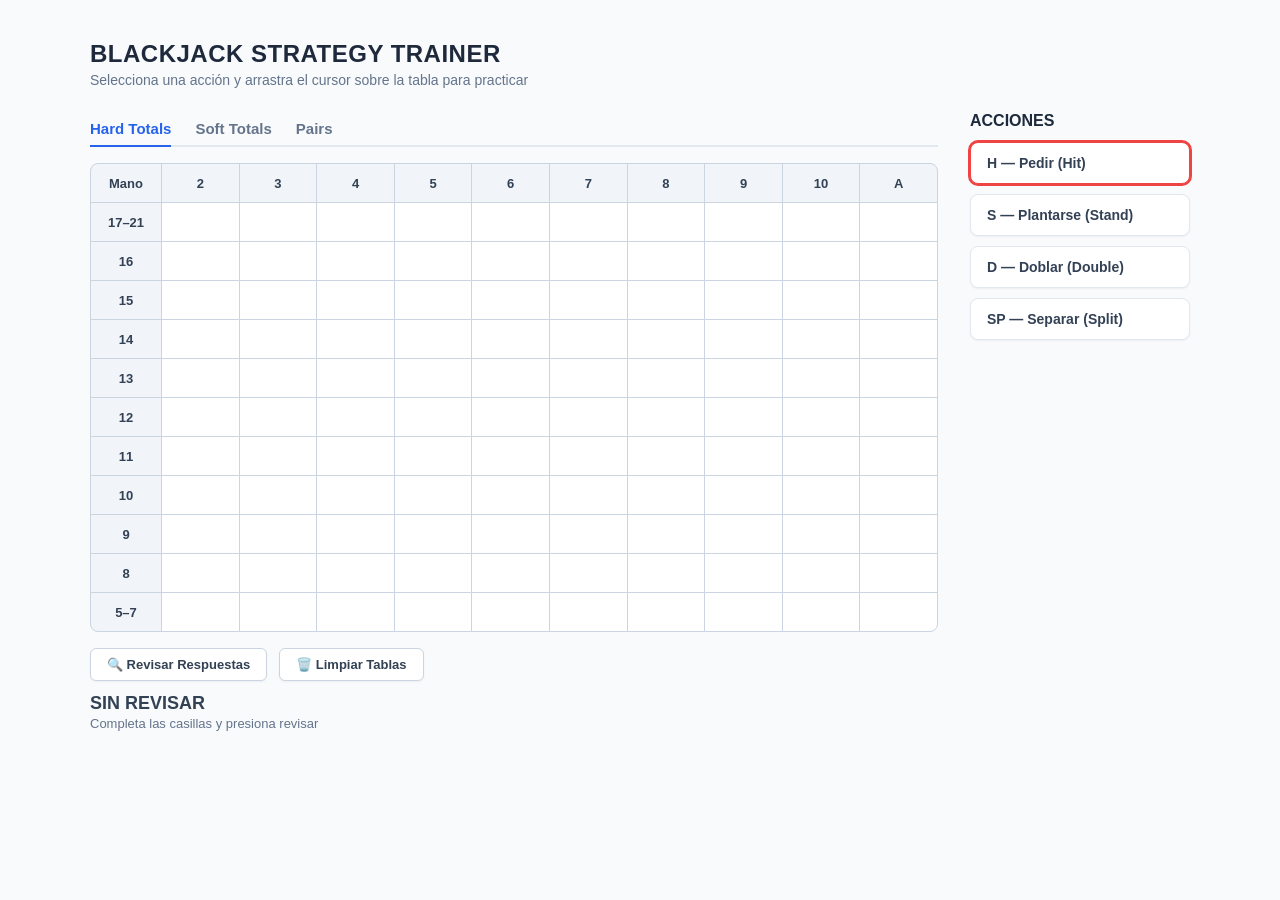
<file: index.html>
<!DOCTYPE html>
<html lang="es">
<head>
  <meta charset="UTF-8">
  <meta name="viewport" content="width=device-width, initial-scale=1.0">
  <title>Blackjack Strategy Trainer</title>
  <link rel="stylesheet" href="styles.css">
</head>
<body>
  <div class="container">
    <header>
      <h1>BLACKJACK STRATEGY TRAINER</h1>
      <p>Selecciona una acción y arrastra el cursor sobre la tabla para practicar</p>
    </header>

    <div class="main-layout">
      <!-- Columna Izquierda -->
      <div class="table-section">
        <div class="tabs">
          <button class="tab-btn active" onclick="switchTab('hard')">Hard Totals</button>
          <button class="tab-btn" onclick="switchTab('soft')">Soft Totals</button>
          <button class="tab-btn" onclick="switchTab('pairs')">Pairs</button>
        </div>

        <div id="tab-hard" class="tab-content active"></div>
        <div id="tab-soft" class="tab-content"></div>
        <div id="tab-pairs" class="tab-content"></div>

        <div class="action-buttons">
          <button id="check-btn" onclick="checkAnswers()">🔍 Revisar Respuestas</button>
          <button id="clear-btn" onclick="clearTables()">🗑️ Limpiar Tablas</button>
        </div>

        <div class="results">
          <div id="result-status">SIN REVISAR</div>
          <div id="score-details">Completa las casillas y presiona revisar</div>
        </div>
      </div>

      <!-- Columna Derecha -->
      <div class="palette-section">
        <h2>ACCIONES</h2>
        <div class="palette-buttons">
          <button class="palette-btn active" data-action="H" onclick="setAction('H')">H — Pedir (Hit)</button>
          <button class="palette-btn" data-action="S" onclick="setAction('S')">S — Plantarse (Stand)</button>
          <button class="palette-btn" data-action="D" onclick="setAction('D')">D — Doblar (Double)</button>
          <button class="palette-btn" data-action="SP" onclick="setAction('SP')">SP — Separar (Split)</button>
        </div>
      </div>
    </div>
  </div>

  <script src="script.js"></script>
</body>
</html>
</file>
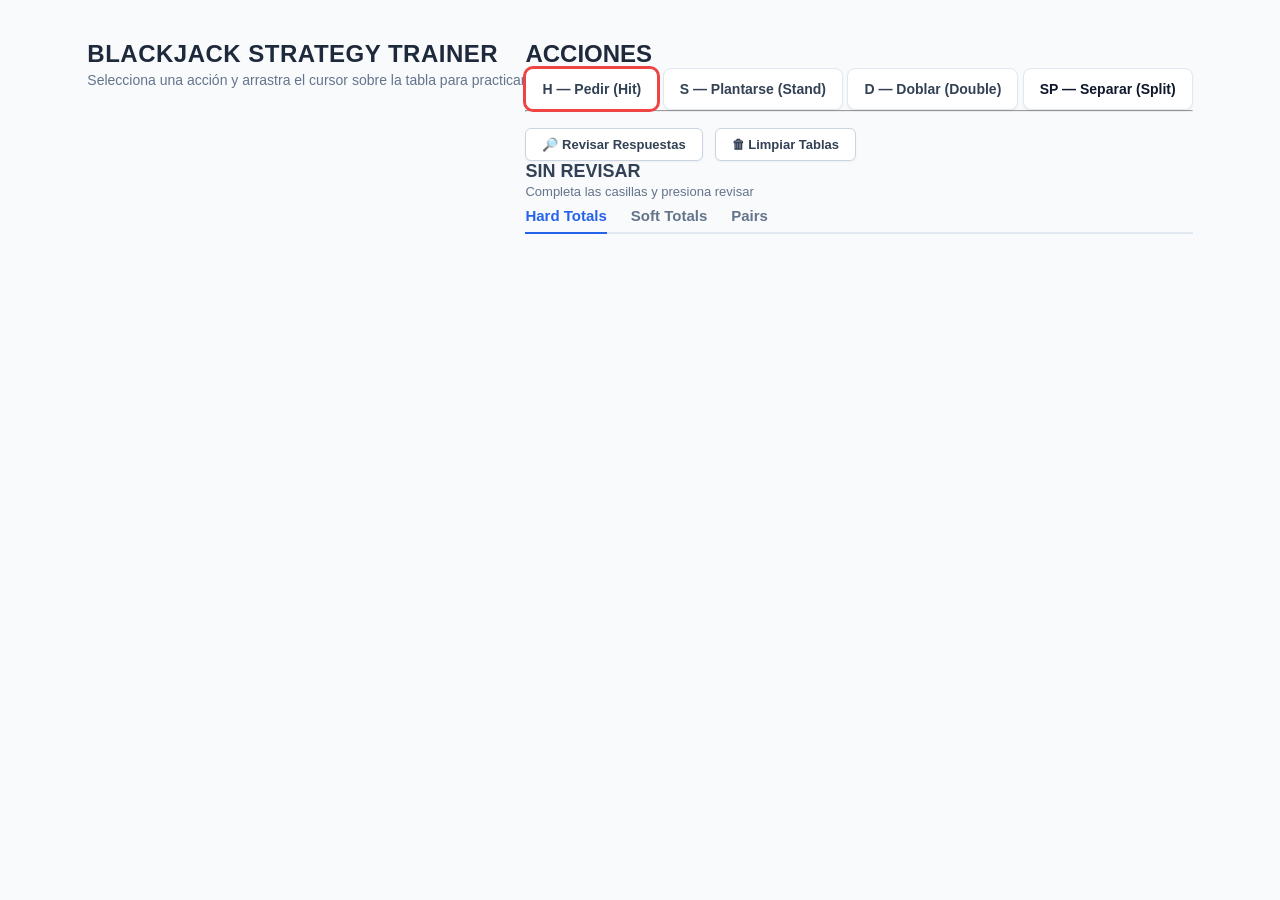
<file: index.html.html>
<!DOCTYPE html>
<html lang="es">
<head>
  <meta charset="UTF-8">
  <meta name="viewport" content="width=device-width, initial-scale=1.0">
  <title>Blackjack Strategy Trainer</title>
  <link rel="stylesheet" href="styles.css">
</head>
<body>
  <header>
    <h1>BLACKJACK STRATEGY TRAINER</h1>
    <p>Selecciona una acción y arrastra el cursor sobre la tabla para practicar</p>
  </header>

  <div class="main-container">
    <!-- Panel Izquierdo -->
    <aside class="sidebar">
      <h2>ACCIONES</h2>
      <div class="palette">
        <button class="palette-btn active" data-action="H" style="--btn-color: #34C759;">
          <span>H</span> — Pedir (Hit)
        </button>
        <button class="palette-btn" data-action="S" style="--btn-color: #FF3B30;">
          <span>S</span> — Plantarse (Stand)
        </button>
        <button class="palette-btn" data-action="D" style="--btn-color: #30B0C7;">
          <span>D</span> — Doblar (Double)
        </button>
        <button class="palette-btn" data-action="SP" style="--btn-color: #FFCC00; color: #0F172A;">
          <span>SP</span> — Separar (Split)
        </button>
      </div>

      <hr>

      <div class="action-buttons">
        <button id="check-btn" class="btn btn-primary">🔎 Revisar Respuestas</button>
        <button id="clear-btn" class="btn btn-secondary">🗑 Limpiar Tablas</button>
      </div>

      <div class="result-card">
        <div id="result-status">SIN REVISAR</div>
        <div id="score-details">Completa las casillas y presiona revisar</div>
      </div>
    </aside>

    <!-- Panel Derecho (Pestañas y Tablas) -->
    <main class="content">
      <nav class="tabs">
        <button class="tab-btn active" data-tab="hard">Hard Totals</button>
        <button class="tab-btn" data-tab="soft">Soft Totals</button>
        <button class="tab-btn" data-tab="pairs">Pairs</button>
      </nav>

      <div class="tab-content">
        <div id="tab-hard" class="tab-pane active"></div>
        <div id="tab-soft" class="tab-pane"></div>
        <div id="tab-pairs" class="tab-pane"></div>
      </div>
    </main>
  </div>

  <script src="script.js"></script>
</body>
</html>
</file>
<file: styles.css>
* {
  box-sizing: border-box;
  margin: 0;
  padding: 0;
  font-family: -apple-system, BlinkMacSystemFont, "Segoe UI", Roboto, Helvetica, Arial, sans-serif;
}

body {
  background-color: #f8fafc;
  color: #1e293b;
  padding: 40px 20px;
  display: flex;
  justify-content: center;
}

.container {
  max-width: 1100px;
  width: 100%;
}

header {
  margin-bottom: 24px;
}

header h1 {
  font-size: 24px;
  font-weight: 800;
  letter-spacing: 0.5px;
}

header p {
  color: #64748b;
  font-size: 14px;
  margin-top: 4px;
}

/* Layout en 2 columnas rígidas (evita desmoronarse) */
.main-layout {
  display: flex;
  gap: 32px;
  align-items: flex-start;
  flex-wrap: nowrap;
}

.table-section {
  flex: 1;
  min-width: 0;
}

/* Pestañas */
.tabs {
  display: flex;
  gap: 24px;
  border-bottom: 2px solid #e2e8f0;
  margin-bottom: 16px;
}

.tab-btn {
  background: none;
  border: none;
  padding: 8px 0;
  font-size: 15px;
  font-weight: 600;
  color: #64748b;
  cursor: pointer;
  position: relative;
}

.tab-btn.active {
  color: #2563eb;
}

.tab-btn.active::after {
  content: '';
  position: absolute;
  bottom: -2px;
  left: 0;
  width: 100%;
  height: 2px;
  background-color: #2563eb;
}

/* Control estricto de ocultar/mostrar pestañas */
.tab-content {
  display: none !important;
}

.tab-content.active {
  display: block !important;
}

/* Grid de la Tabla */
.strategy-table {
  display: grid;
  grid-template-columns: 70px repeat(10, 1fr);
  gap: 1px;
  background-color: #cbd5e1;
  border: 1px solid #cbd5e1;
  border-radius: 8px;
  overflow: hidden;
  user-select: none;
}

.cell {
  background-color: #ffffff;
  height: 38px;
  display: flex;
  align-items: center;
  justify-content: center;
  font-size: 13px;
  font-weight: 600;
}

.cell.header {
  background-color: #f1f5f9;
  color: #334155;
}

/* Interacción de Clic en Encabezados para Pintar Fila/Columna */
.cell.header.clickable-header {
  cursor: pointer !important;
  transition: background-color 0.15s ease;
}

.cell.header.clickable-header:hover {
  background-color: #e2e8f0 !important;
  color: #0f172a;
}

.cell.playable {
  cursor: pointer;
}

/* Botones de Acción */
.action-buttons {
  display: flex;
  gap: 12px;
  margin-top: 16px;
}

.action-buttons button {
  padding: 8px 16px;
  border: 1px solid #cbd5e1;
  border-radius: 6px;
  background-color: #ffffff;
  font-size: 13px;
  font-weight: 600;
  cursor: pointer;
  color: #334155;
  box-shadow: 0 1px 2px rgba(0,0,0,0.05);
}

.action-buttons button:hover {
  background-color: #f8fafc;
}

.results {
  margin-top: 12px;
}

#result-status {
  font-size: 18px;
  font-weight: 700;
  color: #334155;
}

#score-details {
  font-size: 13px;
  color: #64748b;
  margin-top: 2px;
}

/* Paleta Lateral Fija */
.palette-section {
  width: 220px;
  flex-shrink: 0;
}

.palette-section h2 {
  font-size: 16px;
  font-weight: 700;
  margin-bottom: 12px;
}

.palette-buttons {
  display: flex;
  flex-direction: column;
  gap: 10px;
}

.palette-btn {
  padding: 12px 16px;
  border: 1px solid #e2e8f0;
  border-radius: 8px;
  background-color: #ffffff;
  text-align: left;
  font-size: 14px;
  font-weight: 600;
  color: #334155;
  cursor: pointer;
  box-shadow: 0 1px 2px rgba(0,0,0,0.05);
  transition: all 0.15s ease;
}

.palette-btn.active {
  border-color: #ef4444;
  box-shadow: 0 0 0 2px #ef4444;
}
</file>
